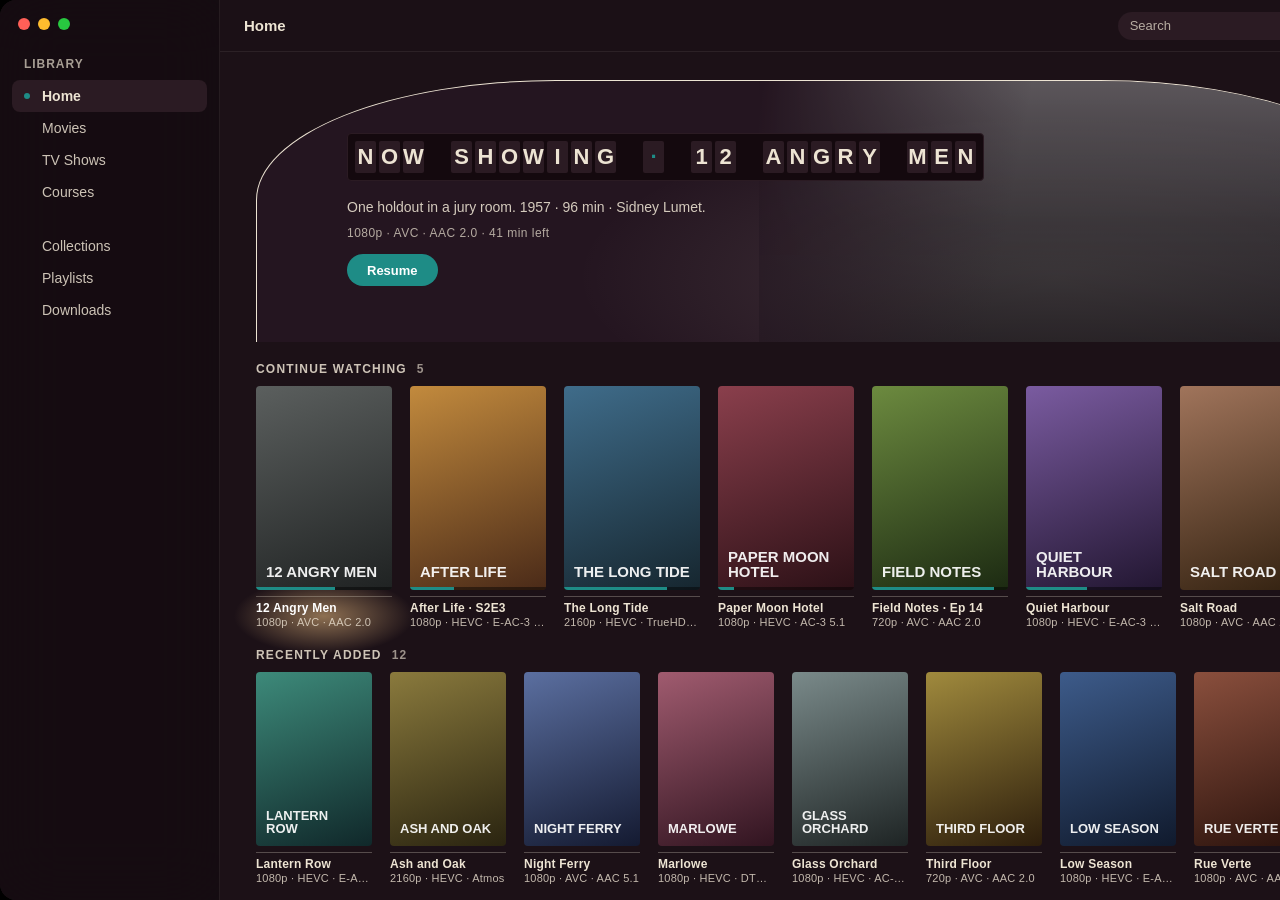
<file: .impeccable/mocks/decision/assigned.html>
<!doctype html>
<html lang="en"><head><meta charset="utf-8"><title>Mezzanine · House Lights (sketch)</title>
<style>
*{box-sizing:border-box;margin:0;padding:0;outline:none;cursor:default}
html,body{width:1440px;height:900px;overflow:hidden;background:#000;font-family:-apple-system,"SF Pro Text","Helvetica Neue",sans-serif;color:#EDE4D3}
.win{position:relative;width:1440px;height:900px;background:#1C1117;overflow:hidden;border-radius:16px}
/* sidebar: glass, the dark side aisle */
.side{position:absolute;left:0;top:0;bottom:0;width:220px;background:rgba(20,11,16,.82);backdrop-filter:blur(30px) saturate(1.2);padding:16px 12px;border-right:1px solid rgba(237,228,211,.08);z-index:3}
.lights{display:flex;gap:8px;padding:2px 6px 28px}.lights i{width:12px;height:12px;border-radius:50%;display:block}
.side h6{font:600 12px/1 -apple-system,sans-serif;letter-spacing:.08em;text-transform:uppercase;color:rgba(237,228,211,.68);padding:0 12px 10px}
.side li{list-style:none;display:flex;align-items:center;gap:12px;height:32px;padding:0 12px;border-radius:8px;font-size:14px;color:rgba(237,228,211,.85)}
.side li b{width:6px;height:6px;border-radius:50%;background:transparent;flex:none}
.side li.on{color:#EDE4D3;background:#2B1B23;font-weight:600}.side li.on b{background:#1E8C86}
.side .gap{height:22px}
/* toolbar: glass */
.tool{position:absolute;left:220px;right:0;top:0;height:52px;background:rgba(28,17,23,.8);backdrop-filter:blur(30px);display:flex;align-items:center;padding:0 24px;gap:16px;z-index:2;border-bottom:1px solid rgba(237,228,211,.08)}
.tool h1{font-size:15px;font-weight:600;flex:1}
.search{width:220px;height:28px;border-radius:14px;background:#2B1B23;color:rgba(237,228,211,.72);font-size:13px;display:flex;align-items:center;padding:0 12px}
.btn{height:28px;padding:0 12px;border-radius:14px;background:#2B1B23;font-size:13px;display:flex;align-items:center}
/* content */
.main{position:absolute;left:220px;right:0;top:52px;bottom:0;padding:28px 40px 0 36px}
.arch{position:relative;height:262px;border:1px solid #EDE4D3;border-bottom:0;border-radius:300px 300px 0 0/120px 120px 0 0;background:radial-gradient(ellipse 60% 90% at 70% 75%,rgba(237,228,211,.16),rgba(237,228,211,0) 70%),#241520;overflow:hidden;display:flex}
.still{position:absolute;right:0;top:0;bottom:0;width:56%;background:linear-gradient(100deg,#241520 0%,rgba(36,21,32,0) 40%),linear-gradient(180deg,#8a8d8c 0%,#3d4040 55%,#1e2020 100%);opacity:.55}
.info{position:relative;padding:52px 0 0 90px;width:62%}
.board{display:inline-flex;gap:3px;padding:7px;background:#14090E;border:1px solid #2B1B23;border-radius:4px}
.board span{width:21px;height:32px;background:#2B1B23;border-radius:2px;display:grid;place-items:center;font:700 22px/1 "Arial Narrow","Helvetica Neue Condensed Bold",Impact,sans-serif;font-stretch:condensed;color:#EDE4D3}
.board span.s{background:transparent}.board span.d{color:#1E8C86}
.info p{margin-top:16px;font-size:14px;line-height:1.5;max-width:420px;color:rgba(237,228,211,.88)}
.meta{margin-top:8px;font-size:12px;color:rgba(237,228,211,.72);letter-spacing:.04em}
.play{margin-top:14px;display:inline-flex;height:32px;padding:0 20px;border-radius:16px;background:#1E8C86;color:#fff;font-size:13px;font-weight:600;align-items:center}
.row{margin-top:20px}
.row h2{font-size:12px;font-weight:600;letter-spacing:.1em;text-transform:uppercase;color:rgba(237,228,211,.85);margin-bottom:10px;display:flex;gap:10px}
.row h2 em{font-style:normal;color:rgba(237,228,211,.62)}
.shelf{display:flex;gap:18px}
.p{position:relative;flex:none}
.art{position:relative;aspect-ratio:2/3;border-radius:4px;background:linear-gradient(160deg,var(--a),var(--b));padding:10px;display:flex;align-items:flex-end;font:700 15px/1.05 "Arial Narrow",Impact,sans-serif;text-transform:uppercase;color:rgba(255,255,255,.92);overflow:hidden}
.art u{position:absolute;left:0;right:0;bottom:0;height:3px;background:rgba(0,0,0,.45)}.art u i{display:block;height:3px;background:#1E8C86}
.cap{margin-top:6px;border-top:1px solid rgba(237,228,211,.28);padding-top:4px;font-size:11px;letter-spacing:.02em;color:rgba(237,228,211,.8);white-space:nowrap;overflow:hidden;text-overflow:ellipsis}
.cap b{display:block;font-size:12px;color:#EDE4D3;font-weight:600;margin-bottom:1px;overflow:hidden;text-overflow:ellipsis}
.r1 .p{width:136px}.r2 .p{width:116px}.r3 .p{width:98px}
.r2 .art{font-size:13px}.r3 .art{font-size:11px}
/* usher's torch: warm pool of light under the focused poster (not a ring) */
.p.f::before{content:"";position:absolute;left:-22px;right:-22px;bottom:-26px;height:76px;background:radial-gradient(ellipse 50% 50% at 50% 50%,rgba(255,206,140,.5),rgba(255,206,140,0) 100%);z-index:0}
.p.f .art,.p.f .cap{position:relative;z-index:1}.p.f .cap b{color:#fff}
</style></head><body>
<div class="win">
<aside class="side">
 <div class="lights"><i style="background:#ff5f57"></i><i style="background:#febc2e"></i><i style="background:#28c840"></i></div>
 <h6>Library</h6>
 <ul>
  <li class="on"><b></b>Home</li><li><b></b>Movies</li><li><b></b>TV Shows</li><li><b></b>Courses</li>
  <li class="gap"></li>
  <li><b></b>Collections</li><li><b></b>Playlists</li><li><b></b>Downloads</li>
 </ul>
</aside>
<div class="tool"><h1>Home</h1><div class="search">Search</div><div class="btn">Server</div></div>
<main class="main">
 <section class="arch">
  <div class="still"></div>
  <div class="info">
   <div class="board" aria-label="Now showing 12 Angry Men">
    <span>N</span><span>O</span><span>W</span><span class="s"></span><span>S</span><span>H</span><span>O</span><span>W</span><span>I</span><span>N</span><span>G</span><span class="s"></span><span class="d">·</span><span class="s"></span><span>1</span><span>2</span><span class="s"></span><span>A</span><span>N</span><span>G</span><span>R</span><span>Y</span><span class="s"></span><span>M</span><span>E</span><span>N</span>
   </div>
   <p>One holdout in a jury room. 1957 · 96 min · Sidney Lumet.</p>
   <div class="meta">1080p · AVC · AAC 2.0 · 41 min left</div>
   <div class="play">Resume</div>
  </div>
 </section>
 <section class="row r1"><h2>Continue Watching <em>5</em></h2>
  <div class="shelf">
   <div class="p f"><div class="art" style="--a:#5b5f5e;--b:#1f2222">12 Angry Men<u><i style="width:58%"></i></u></div><div class="cap"><b>12 Angry Men</b>1080p · AVC · AAC 2.0</div></div>
   <div class="p"><div class="art" style="--a:#c28a3d;--b:#4a2a18">After Life<u><i style="width:32%"></i></u></div><div class="cap"><b>After Life · S2E3</b>1080p · HEVC · E-AC-3 5.1</div></div>
   <div class="p"><div class="art" style="--a:#3f6c8a;--b:#16262f">The Long Tide<u><i style="width:76%"></i></u></div><div class="cap"><b>The Long Tide</b>2160p · HEVC · TrueHD 7.1</div></div>
   <div class="p"><div class="art" style="--a:#8a3f4c;--b:#2b1016">Paper Moon Hotel<u><i style="width:12%"></i></u></div><div class="cap"><b>Paper Moon Hotel</b>1080p · HEVC · AC-3 5.1</div></div>
   <div class="p"><div class="art" style="--a:#6c8a3f;--b:#1c2a12">Field Notes<u><i style="width:90%"></i></u></div><div class="cap"><b>Field Notes · Ep 14</b>720p · AVC · AAC 2.0</div></div>
   <div class="p"><div class="art" style="--a:#7a5ba0;--b:#221631">Quiet Harbour<u><i style="width:45%"></i></u></div><div class="cap"><b>Quiet Harbour</b>1080p · HEVC · E-AC-3 5.1</div></div>
   <div class="p"><div class="art" style="--a:#a0745b;--b:#31200f">Salt Road</div><div class="cap"><b>Salt Road</b>1080p · AVC · AAC 2.0</div></div>
  </div></section>
 <section class="row r2"><h2>Recently Added <em>12</em></h2>
  <div class="shelf">
   <div class="p"><div class="art" style="--a:#3d8a7a;--b:#10282a">Lantern Row</div><div class="cap"><b>Lantern Row</b>1080p · HEVC · E-AC-3 5.1</div></div>
   <div class="p"><div class="art" style="--a:#8a7a3d;--b:#2a2410">Ash and Oak</div><div class="cap"><b>Ash and Oak</b>2160p · HEVC · Atmos</div></div>
   <div class="p"><div class="art" style="--a:#5b6fa0;--b:#141a31">Night Ferry</div><div class="cap"><b>Night Ferry</b>1080p · AVC · AAC 5.1</div></div>
   <div class="p"><div class="art" style="--a:#a05b6f;--b:#311420">Marlowe</div><div class="cap"><b>Marlowe</b>1080p · HEVC · DTS 5.1</div></div>
   <div class="p"><div class="art" style="--a:#7a8a8a;--b:#1e2424">Glass Orchard</div><div class="cap"><b>Glass Orchard</b>1080p · HEVC · AC-3 5.1</div></div>
   <div class="p"><div class="art" style="--a:#a08a3d;--b:#2d1e0c">Third Floor</div><div class="cap"><b>Third Floor</b>720p · AVC · AAC 2.0</div></div>
   <div class="p"><div class="art" style="--a:#3d5b8a;--b:#101a2d">Low Season</div><div class="cap"><b>Low Season</b>1080p · HEVC · E-AC-3 5.1</div></div>
   <div class="p"><div class="art" style="--a:#8a4f3d;--b:#2a120c">Rue Verte</div><div class="cap"><b>Rue Verte</b>1080p · AVC · AAC 2.0</div></div>
  </div></section>
 <section class="row r3"><h2>Courses <em>sketch titles</em></h2>
  <div class="shelf">
   <div class="p"><div class="art" style="--a:#6b3d8a;--b:#1c1029">Film Grammar</div><div class="cap"><b>Film Grammar</b>1080p · AVC · AAC</div></div>
   <div class="p"><div class="art" style="--a:#3d8a5b;--b:#10291a">Darkroom 101</div><div class="cap"><b>Darkroom 101</b>1080p · AVC · AAC</div></div>
  </div></section>
</main>
</div>
</body></html>
</file>
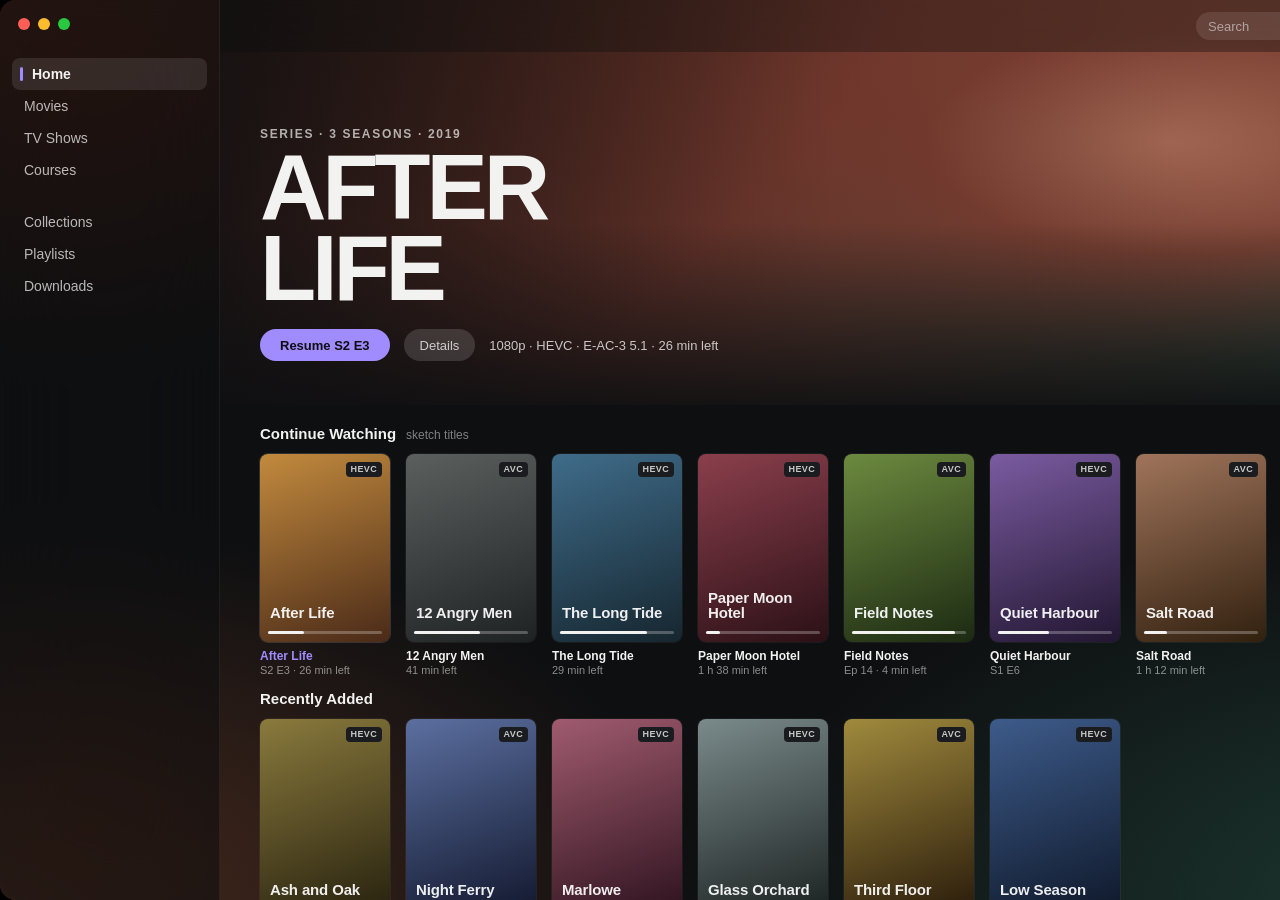
<file: .impeccable/mocks/decision/model-pick.html>
<!doctype html>
<html lang="en"><head><meta charset="utf-8"><title>Mezzanine · Bias Light (sketch)</title>
<style>
*{box-sizing:border-box;margin:0;padding:0;outline:none;cursor:default}
html,body{width:1440px;height:900px;overflow:hidden;background:#000;font-family:-apple-system,"SF Pro Text","Helvetica Neue",sans-serif;color:#F2F2F0}
.win{position:relative;width:1440px;height:900px;border-radius:16px;overflow:hidden;background:#0E0F11}
/* bias light: four corner colours washed across the whole window, behind content */
.bias{position:absolute;inset:0;
 background:
  radial-gradient(ellipse 70% 60% at 0% 0%,rgba(73,32,19,.85),transparent 70%),
  radial-gradient(ellipse 70% 60% at 100% 0%,rgba(143,68,53,.55),transparent 70%),
  radial-gradient(ellipse 70% 60% at 100% 100%,rgba(40,89,72,.55),transparent 70%),
  radial-gradient(ellipse 70% 60% at 0% 100%,rgba(115,61,37,.6),transparent 70%),#0E0F11}
.side{position:absolute;left:0;top:0;bottom:0;width:220px;background:rgba(14,15,17,.6);backdrop-filter:blur(40px) saturate(1.4);border-right:1px solid rgba(255,255,255,.06);padding:16px 12px;z-index:3}
.lights{display:flex;gap:8px;padding:2px 6px 28px}.lights i{width:12px;height:12px;border-radius:50%;display:block}
.side li{list-style:none;display:flex;align-items:center;height:32px;padding:0 12px;border-radius:8px;font-size:14px;color:rgba(242,242,240,.75)}
.side li.on{background:rgba(255,255,255,.1);color:#F2F2F0;font-weight:600}
.side li.on::before{content:"";width:3px;height:14px;border-radius:2px;background:#A08CFF;margin:0 9px 0 -4px}
.side .gap{height:20px}
.tool{position:absolute;left:220px;right:0;top:0;height:52px;display:flex;align-items:center;gap:16px;padding:0 24px;background:rgba(14,15,17,.35);backdrop-filter:blur(30px);z-index:3}
.tool h1{flex:1;font-size:15px;font-weight:600}
.search{width:220px;height:28px;border-radius:14px;background:rgba(255,255,255,.1);font-size:13px;color:rgba(242,242,240,.55);display:flex;align-items:center;padding:0 12px}
.main{position:absolute;left:220px;right:0;top:0;bottom:0}
/* hero: top 45% = 405px */
.hero{position:absolute;left:0;right:0;top:0;height:405px;overflow:hidden;
 background:
  linear-gradient(180deg,rgba(14,15,17,0) 55%,rgba(14,15,17,.9) 100%),
  linear-gradient(90deg,rgba(14,15,17,.85) 0%,rgba(14,15,17,.25) 50%,rgba(14,15,17,0) 100%),
  radial-gradient(ellipse 50% 70% at 78% 35%,#b2705a 0%,rgba(143,68,53,.8) 40%,transparent 80%),
  linear-gradient(135deg,#492013 0%,#8f4435 45%,#285948 100%)}
.logo{position:absolute;left:40px;bottom:96px}
.logo small{display:block;font-size:12px;font-weight:600;letter-spacing:.14em;text-transform:uppercase;color:rgba(242,242,240,.7);margin-bottom:6px}
.logo h2{font:900 92px/.88 "SF Pro Display",-apple-system,sans-serif;letter-spacing:-.045em;text-transform:uppercase}
.sub{position:absolute;left:40px;bottom:44px;display:flex;align-items:center;gap:14px;font-size:13px;color:rgba(242,242,240,.8)}
.play{height:32px;padding:0 20px;border-radius:16px;background:#A08CFF;color:#0E0F11;font-weight:600;display:flex;align-items:center}
.more{height:32px;padding:0 16px;border-radius:16px;background:rgba(255,255,255,.14);display:flex;align-items:center;font-weight:500}
.shelves{position:absolute;left:0;right:0;top:405px;padding:6px 40px 0}
.shelves h3{font-size:15px;font-weight:600;margin:14px 0 12px;display:flex;gap:10px;align-items:baseline}
.shelves h3 em{font-style:normal;font-size:12px;font-weight:400;color:rgba(242,242,240,.5)}
.shelf{display:flex;gap:16px}
.p{width:130px;flex:none}
.art{position:relative;height:188px;border-radius:8px;background:linear-gradient(160deg,var(--a),var(--b));padding:10px;display:flex;align-items:flex-end;font:800 15px/1 -apple-system,sans-serif;letter-spacing:-.01em;color:rgba(255,255,255,.92);overflow:hidden;box-shadow:0 0 0 1px rgba(255,255,255,.05)}
.bar{position:absolute;left:8px;right:8px;bottom:8px;height:3px;border-radius:2px;background:rgba(255,255,255,.25)}.bar i{display:block;height:3px;border-radius:2px;background:#F2F2F0}
.art.pr{padding-bottom:22px}
.badge{position:absolute;top:8px;right:8px;font:600 9px/1 -apple-system,sans-serif;letter-spacing:.04em;padding:3px 5px;border-radius:4px;background:#1A1C20;color:rgba(242,242,240,.8)}
.t{margin-top:7px;font-size:12px;font-weight:600;white-space:nowrap;overflow:hidden}
.s{font-size:11px;color:rgba(242,242,240,.55);margin-top:1px}
.sel .art{box-shadow:0 0 0 1px rgba(255,255,255,.14)}.sel .t{color:#A08CFF}
</style></head><body>
<div class="win"><div class="bias"></div>
<aside class="side">
 <div class="lights"><i style="background:#ff5f57"></i><i style="background:#febc2e"></i><i style="background:#28c840"></i></div>
 <ul>
  <li class="on">Home</li><li>Movies</li><li>TV Shows</li><li>Courses</li>
  <li class="gap"></li>
  <li>Collections</li><li>Playlists</li><li>Downloads</li>
 </ul>
</aside>
<div class="tool"><h1></h1><div class="search">Search</div></div>
<main class="main">
 <section class="hero">
  <div class="logo"><small>Series · 3 seasons · 2019</small><h2>After<br>Life</h2></div>
  <div class="sub"><div class="play">Resume S2 E3</div><div class="more">Details</div><span>1080p · HEVC · E-AC-3 5.1 · 26 min left</span></div>
 </section>
 <section class="shelves">
  <h3>Continue Watching <em>sketch titles</em></h3>
  <div class="shelf">
   <div class="p sel"><div class="art pr" style="--a:#c28a3d;--b:#4a2a18">After Life<span class="badge">HEVC</span><div class="bar"><i style="width:32%"></i></div></div><div class="t">After Life</div><div class="s">S2 E3 · 26 min left</div></div>
   <div class="p"><div class="art pr" style="--a:#5b5f5e;--b:#1f2222">12 Angry Men<span class="badge">AVC</span><div class="bar"><i style="width:58%"></i></div></div><div class="t">12 Angry Men</div><div class="s">41 min left</div></div>
   <div class="p"><div class="art pr" style="--a:#3f6c8a;--b:#16262f">The Long Tide<span class="badge">HEVC</span><div class="bar"><i style="width:76%"></i></div></div><div class="t">The Long Tide</div><div class="s">29 min left</div></div>
   <div class="p"><div class="art pr" style="--a:#8a3f4c;--b:#2b1016">Paper Moon Hotel<span class="badge">HEVC</span><div class="bar"><i style="width:12%"></i></div></div><div class="t">Paper Moon Hotel</div><div class="s">1 h 38 min left</div></div>
   <div class="p"><div class="art pr" style="--a:#6c8a3f;--b:#1c2a12">Field Notes<span class="badge">AVC</span><div class="bar"><i style="width:90%"></i></div></div><div class="t">Field Notes</div><div class="s">Ep 14 · 4 min left</div></div>
   <div class="p"><div class="art pr" style="--a:#7a5ba0;--b:#221631">Quiet Harbour<span class="badge">HEVC</span><div class="bar"><i style="width:45%"></i></div></div><div class="t">Quiet Harbour</div><div class="s">S1 E6</div></div>
   <div class="p"><div class="art pr" style="--a:#a0745b;--b:#31200f">Salt Road<span class="badge">AVC</span><div class="bar"><i style="width:20%"></i></div></div><div class="t">Salt Road</div><div class="s">1 h 12 min left</div></div>
   <div class="p"><div class="art pr" style="--a:#3d8a7a;--b:#10282a">Lantern Row<span class="badge">HEVC</span><div class="bar"><i style="width:66%"></i></div></div><div class="t">Lantern Row</div><div class="s">S3 E1</div></div>
  </div>
  <h3>Recently Added</h3>
  <div class="shelf">
   <div class="p"><div class="art" style="--a:#8a7a3d;--b:#2a2410">Ash and Oak<span class="badge">HEVC</span></div><div class="t">Ash and Oak</div><div class="s">2024 · Movie</div></div>
   <div class="p"><div class="art" style="--a:#5b6fa0;--b:#141a31">Night Ferry<span class="badge">AVC</span></div><div class="t">Night Ferry</div><div class="s">2023 · Movie</div></div>
   <div class="p"><div class="art" style="--a:#a05b6f;--b:#311420">Marlowe<span class="badge">HEVC</span></div><div class="t">Marlowe</div><div class="s">S1 · 8 episodes</div></div>
   <div class="p"><div class="art" style="--a:#7a8a8a;--b:#1e2424">Glass Orchard<span class="badge">HEVC</span></div><div class="t">Glass Orchard</div><div class="s">2022 · Movie</div></div>
   <div class="p"><div class="art" style="--a:#a08a3d;--b:#2d1e0c">Third Floor<span class="badge">AVC</span></div><div class="t">Third Floor</div><div class="s">1971 · Movie</div></div>
   <div class="p"><div class="art" style="--a:#3d5b8a;--b:#101a2d">Low Season<span class="badge">HEVC</span></div><div class="t">Low Season</div><div class="s">S2 · 6 episodes</div></div>
  </div>
 </section>
</main>
</div></body></html>
</file>
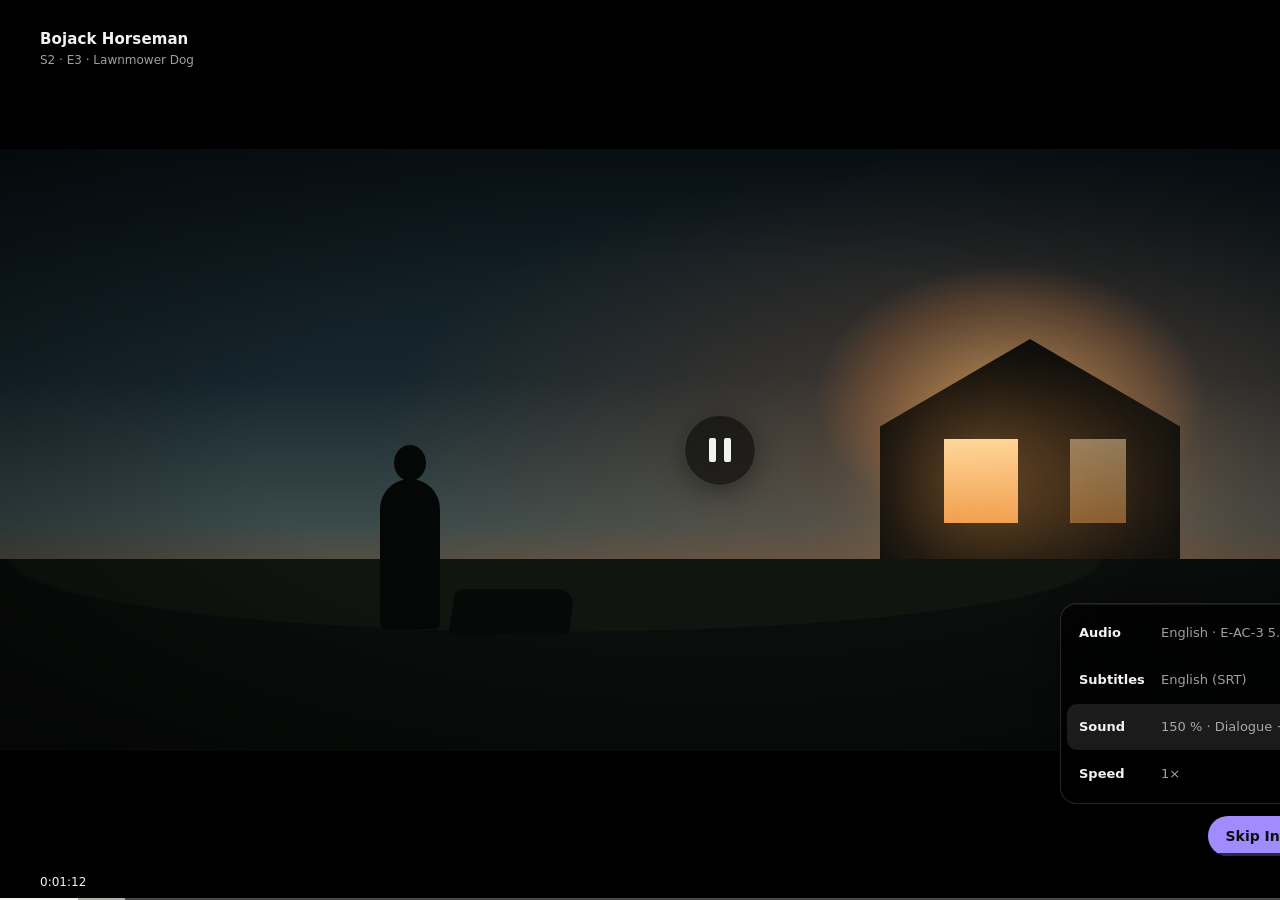
<file: .impeccable/mocks/player/bare.html>
<!DOCTYPE html>
<html lang="en"><head><meta charset="utf-8"><title>Mezzanine · Player · Bare Picture</title>
<style>
:root{--graphite:#0E0F11;--ink:#F2F2F0;--ink2:rgba(242,242,240,.66);--lilac:#A08CFF;
--glass:rgba(0,0,0,.55);--glass-line:rgba(255,255,255,.14)}
*{box-sizing:border-box;margin:0;padding:0}
html,body{width:1440px;height:900px;overflow:hidden;background:#000}
body{position:relative;font:400 14px/1.3 -apple-system,BlinkMacSystemFont,"SF Pro Text","SF Pro",system-ui,"Helvetica Neue",sans-serif;color:var(--ink);-webkit-font-smoothing:antialiased;cursor:default}
button{font:inherit;color:inherit;border:0;background:none;cursor:default}

/* The film: 2.39:1 picture, letterboxed in a 1440x900 window */
.picture{position:absolute;left:0;right:0;top:149px;height:602px;overflow:hidden;
background:
 radial-gradient(ellipse 260px 180px at 1010px 250px,rgba(255,190,110,.55),rgba(255,150,70,.18) 55%,transparent 75%),
 radial-gradient(ellipse 900px 420px at 1000px 300px,rgba(214,112,56,.28),transparent 70%),
 linear-gradient(180deg,#0b1419 0%,#16262d 38%,#3a4a4a 62%,#6b5440 74%,#1d1a16 75%,#0d0f0e 100%)}
.house{position:absolute;left:880px;top:190px;width:300px;height:230px;background:#0a0b0b;clip-path:polygon(0 38%,50% 0,100% 38%,100% 100%,0 100%)}
.win{position:absolute;left:944px;top:290px;width:74px;height:84px;background:linear-gradient(#ffd79a,#f0a050);box-shadow:0 0 90px 30px rgba(255,170,80,.4)}
.win2{left:1070px;width:56px;opacity:.55}
.hill{position:absolute;left:-100px;right:-100px;top:410px;height:260px;background:radial-gradient(ellipse 900px 120px at 40% 0,#10150f 60%,transparent 61%),#0a0d0b}
.fig{position:absolute;left:380px;top:330px;width:60px;height:150px;background:#050606;border-radius:30px 30px 6px 6px}
.fig::before{content:"";position:absolute;left:14px;top:-34px;width:32px;height:36px;border-radius:50%;background:#050606}
.mower{position:absolute;left:452px;top:440px;width:120px;height:46px;background:#070808;border-radius:8px 18px 4px 4px;transform:skewX(-8deg)}
.grain{position:absolute;inset:0;background:radial-gradient(ellipse at 50% 50%,transparent 45%,rgba(0,0,0,.55) 100%)}

/* Glass: player controls only, tinted dark enough for bright frames */
.glass{background:var(--glass);-webkit-backdrop-filter:blur(28px) saturate(1.4);backdrop-filter:blur(28px) saturate(1.4);
border:1px solid var(--glass-line);box-shadow:0 6px 24px rgba(0,0,0,.35),inset 0 1px 0 rgba(255,255,255,.08)}
.round{position:absolute;width:40px;height:40px;border-radius:50%;display:grid;place-items:center}
.round svg{width:16px;height:16px;stroke:var(--ink);stroke-width:2;fill:none;stroke-linecap:round}

/* Top */
.title{position:absolute;left:40px;top:30px;text-shadow:0 1px 8px rgba(0,0,0,.7)}
.title b{display:block;font-size:15px;font-weight:600;letter-spacing:.1px}
.title span{display:block;margin-top:3px;font-size:12px;color:var(--ink2);font-feature-settings:"tnum"}
.close{right:40px;top:26px}

/* Transient state indicator */
.pause{position:absolute;left:684px;top:414px;width:72px;height:72px;border-radius:50%;display:flex;gap:8px;align-items:center;justify-content:center}
.pause i{width:7px;height:24px;border-radius:2px;background:var(--ink)}

/* Skip Intro: the only full button */
.skip{position:absolute;right:96px;bottom:44px;height:40px;padding:0 20px 0 18px;border-radius:999px;background:var(--lilac);color:var(--graphite);
font-weight:600;font-size:14px;display:flex;align-items:center;gap:8px;overflow:hidden;box-shadow:0 4px 18px rgba(0,0,0,.4)}
.skip svg{width:13px;height:13px;fill:var(--graphite)}
.skip .stay{position:absolute;left:0;right:0;bottom:0;height:3px;background:rgba(14,15,17,.2)}
.skip .stay i{display:block;height:100%;width:62%;background:var(--graphite);opacity:.75}
.more{right:40px;bottom:44px}
.more svg{width:18px;height:18px;fill:var(--ink);stroke:none}

/* Options popover, anchored above the more button */
.pop{position:absolute;right:40px;bottom:96px;width:340px;border-radius:16px;padding:6px;background:rgba(0,0,0,.72)}
.pop button{display:flex;width:100%;align-items:center;gap:12px;height:46px;padding:0 12px;border-radius:10px;text-align:left}
.pop button+button{margin-top:1px}
.pop .sel{background:rgba(255,255,255,.1)}
.pop .k{width:70px;font-weight:600;font-size:13px}
.pop .v{flex:1;font-size:13px;color:var(--ink2);font-feature-settings:"tnum";white-space:nowrap}
.pop svg{width:8px;height:12px;stroke:var(--ink2);stroke-width:2;fill:none;stroke-linecap:round;stroke-linejoin:round}
.pop kbd{font:500 11px -apple-system,system-ui,sans-serif;color:var(--ink2);margin-right:2px}

/* Scrub: 2 pt hairline at the very bottom edge */
.times{position:absolute;left:40px;right:40px;bottom:12px;display:flex;justify-content:space-between;font:500 12px/1 -apple-system,"SF Pro Text",system-ui,sans-serif;font-feature-settings:"tnum";font-variant-numeric:tabular-nums;color:var(--ink);text-shadow:0 1px 6px rgba(0,0,0,.8)}
.times span:last-child{color:var(--ink2)}
.scrub{position:absolute;left:0;right:0;bottom:0;height:2px;background:rgba(242,242,240,.3)}
.scrub i{position:absolute;top:0;bottom:0}
.scrub .intro{left:3%;width:5.7%;background:rgba(242,242,240,.6)}
.scrub .credits{left:94.3%;right:0;background:rgba(242,242,240,.6)}
.scrub .played{left:0;width:5.45%;background:var(--ink);z-index:2}
</style></head>
<body>
<div class="picture">
  <div class="house"></div><div class="win"></div><div class="win win2"></div>
  <div class="hill"></div><div class="fig"></div><div class="mower"></div>
  <div class="grain"></div>
</div>

<div class="title"><b>Bojack Horseman</b><span>S2 · E3 · Lawnmower Dog</span></div>
<button class="round glass close" aria-label="Close"><svg viewBox="0 0 16 16"><path d="M3 3l10 10M13 3L3 13"/></svg></button>

<div class="pause glass" aria-label="Paused"><i></i><i></i></div>

<div class="pop glass" role="menu">
  <button><span class="k">Audio</span><span class="v">English · E-AC-3 5.1</span><svg viewBox="0 0 8 12"><path d="M1.5 1l5 5-5 5"/></svg></button>
  <button><span class="k">Subtitles</span><span class="v">English (SRT)</span><svg viewBox="0 0 8 12"><path d="M1.5 1l5 5-5 5"/></svg></button>
  <button class="sel"><span class="k">Sound</span><span class="v">150 % · Dialogue +3 dB</span><svg viewBox="0 0 8 12"><path d="M1.5 1l5 5-5 5"/></svg></button>
  <button><span class="k">Speed</span><span class="v">1×</span><svg viewBox="0 0 8 12"><path d="M1.5 1l5 5-5 5"/></svg></button>
</div>

<button class="skip">Skip Intro<svg viewBox="0 0 13 13"><path d="M1 1.5v10l7-5zM8 1.5v10l5-5z"/></svg><span class="stay"><i></i></span></button>
<button class="round glass more" aria-label="Audio, subtitles, sound, speed"><svg viewBox="0 0 18 18"><circle cx="3" cy="9" r="1.7"/><circle cx="9" cy="9" r="1.7"/><circle cx="15" cy="9" r="1.7"/></svg></button>

<div class="times"><span>0:01:12</span><span>−20:48</span></div>
<div class="scrub"><i class="intro"></i><i class="credits"></i><i class="played"></i></div>
</body></html>
</file>
